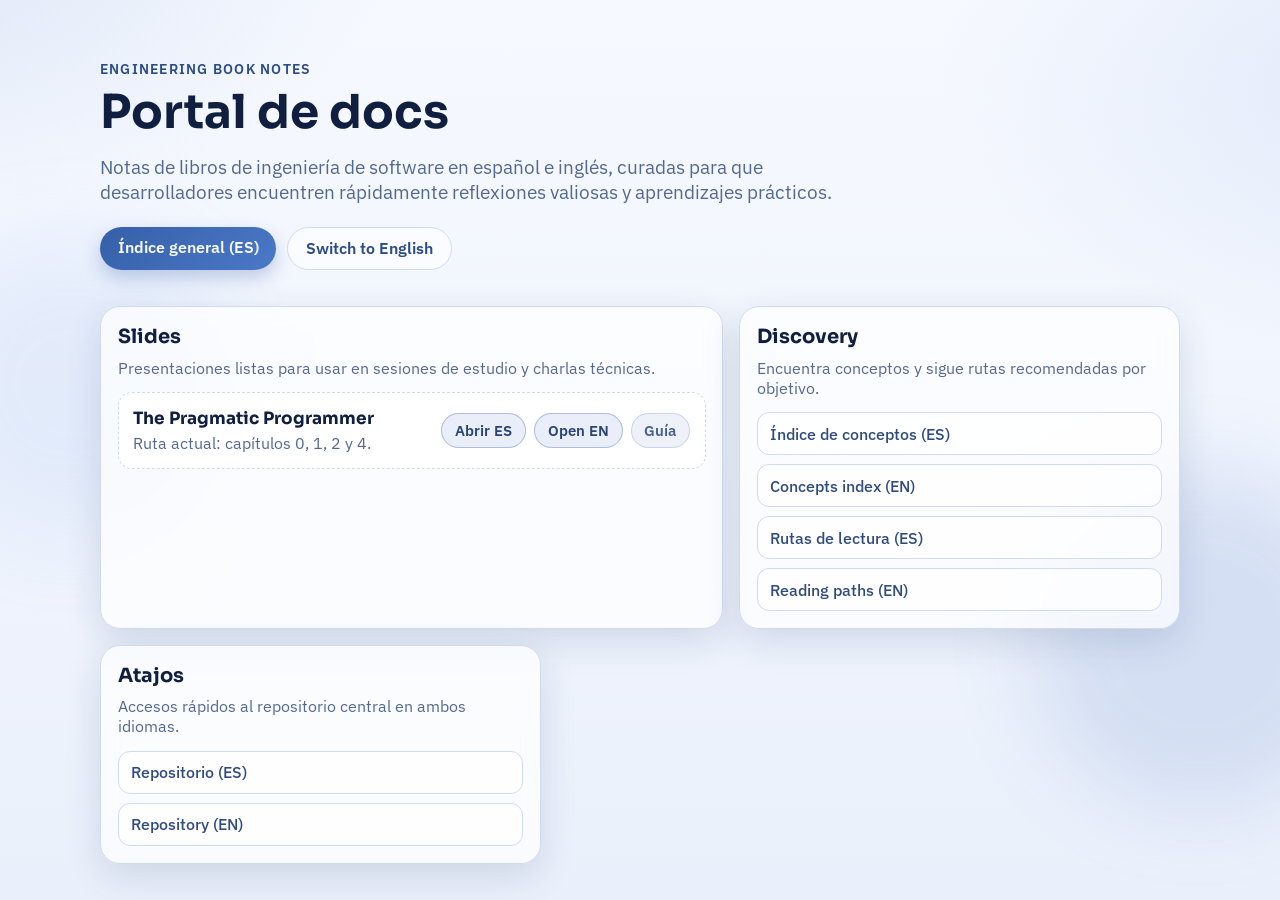
<file: docs/index.html>
<!doctype html>
<html lang="es">
<head>
  <meta charset="utf-8">
  <meta name="viewport" content="width=device-width, initial-scale=1">
  <title>Portal Docs | Engineering Book Notes</title>
  <meta name="description" content="Notas de libros de ingeniería de software en español e inglés, curadas para que desarrolladores encuentren rápidamente reflexiones valiosas y aprendizajes prácticos.">
  <meta name="robots" content="index, follow, max-image-preview:large">
  <meta name="author" content="duvan botello">
  <meta name="theme-color" content="#355fa8">
  <link rel="canonical" href="https://github.com/duvanbotello/engineering-book-notes/tree/main/docs">
  <link rel="alternate" hreflang="es" href="index.html">
  <link rel="alternate" hreflang="en" href="index.en.html">
  <link rel="alternate" hreflang="x-default" href="index.html">
  <meta property="og:type" content="website">
  <meta property="og:locale" content="es_ES">
  <meta property="og:title" content="Portal Docs | Engineering Book Notes">
  <meta property="og:description" content="Notas de libros de ingeniería de software en español e inglés, curadas para que desarrolladores encuentren rápidamente reflexiones valiosas y aprendizajes prácticos.">
  <meta property="og:url" content="https://github.com/duvanbotello/engineering-book-notes/tree/main/docs">
  <meta property="og:site_name" content="Engineering Book Notes">
  <meta name="twitter:card" content="summary">
  <meta name="twitter:title" content="Portal Docs | Engineering Book Notes">
  <meta name="twitter:description" content="Notas de libros de ingeniería de software en español e inglés, curadas para que desarrolladores encuentren rápidamente reflexiones valiosas y aprendizajes prácticos.">
  <link rel="preconnect" href="https://fonts.googleapis.com">
  <link rel="preconnect" href="https://fonts.gstatic.com" crossorigin>
  <link href="https://fonts.googleapis.com/css2?family=Sora:wght@400;600;700&family=IBM+Plex+Sans:wght@400;500;600&display=swap" rel="stylesheet">
  <link rel="stylesheet" href="assets/portal.css">
</head>
<body>
  <div class="bg-shape bg-shape-a" aria-hidden="true"></div>
  <div class="bg-shape bg-shape-b" aria-hidden="true"></div>

  <header class="shell hero reveal">
    <p class="eyebrow">Engineering Book Notes</p>
    <h1>Portal de docs</h1>
    <p class="lead">Notas de libros de ingeniería de software en español e inglés, curadas para que desarrolladores encuentren rápidamente reflexiones valiosas y aprendizajes prácticos.</p>
    <div class="hero-actions">
      <a class="btn btn-primary" href="../README.es.md" target="_blank" rel="noreferrer">Índice general (ES)</a>
      <a class="btn btn-ghost" href="index.en.html">Switch to English</a>
    </div>
  </header>

  <main class="shell grid-layout">
    <section class="card reveal" style="--delay: 0.05s">
      <h2>Slides</h2>
      <p>Presentaciones listas para usar en sesiones de estudio y charlas técnicas.</p>

      <article class="subcard">
        <div>
          <h3>The Pragmatic Programmer</h3>
          <p>Ruta actual: capítulos 0, 1, 2 y 4.</p>
        </div>
        <div class="row-actions">
          <a class="chip" href="slides/pragmatic-programmer/index.html" target="_blank" rel="noreferrer">Abrir ES</a>
          <a class="chip" href="slides/pragmatic-programmer/index.en.html" target="_blank" rel="noreferrer">Open EN</a>
          <a class="chip chip-muted" href="slides/pragmatic-programmer/README.es.md" target="_blank" rel="noreferrer">Guía</a>
        </div>
      </article>
    </section>

    <section class="card reveal" style="--delay: 0.12s">
      <h2>Discovery</h2>
      <p>Encuentra conceptos y sigue rutas recomendadas por objetivo.</p>
      <div class="link-grid">
        <a href="concepts-index.es.md" target="_blank" rel="noreferrer">Índice de conceptos (ES)</a>
        <a href="concepts-index.md" target="_blank" rel="noreferrer">Concepts index (EN)</a>
        <a href="reading-paths.es.md" target="_blank" rel="noreferrer">Rutas de lectura (ES)</a>
        <a href="reading-paths.md" target="_blank" rel="noreferrer">Reading paths (EN)</a>
      </div>
    </section>

    <section class="card reveal" style="--delay: 0.19s">
      <h2>Atajos</h2>
      <p>Accesos rápidos al repositorio central en ambos idiomas.</p>
      <div class="link-grid">
        <a href="https://github.com/duvanbotello/engineering-book-notes/blob/main/README.es.md" target="_blank" rel="noreferrer">Repositorio (ES)</a>
        <a href="https://github.com/duvanbotello/engineering-book-notes" target="_blank" rel="noreferrer">Repository (EN)</a>
      </div>
    </section>
  </main>
</body>
</html>
</file>
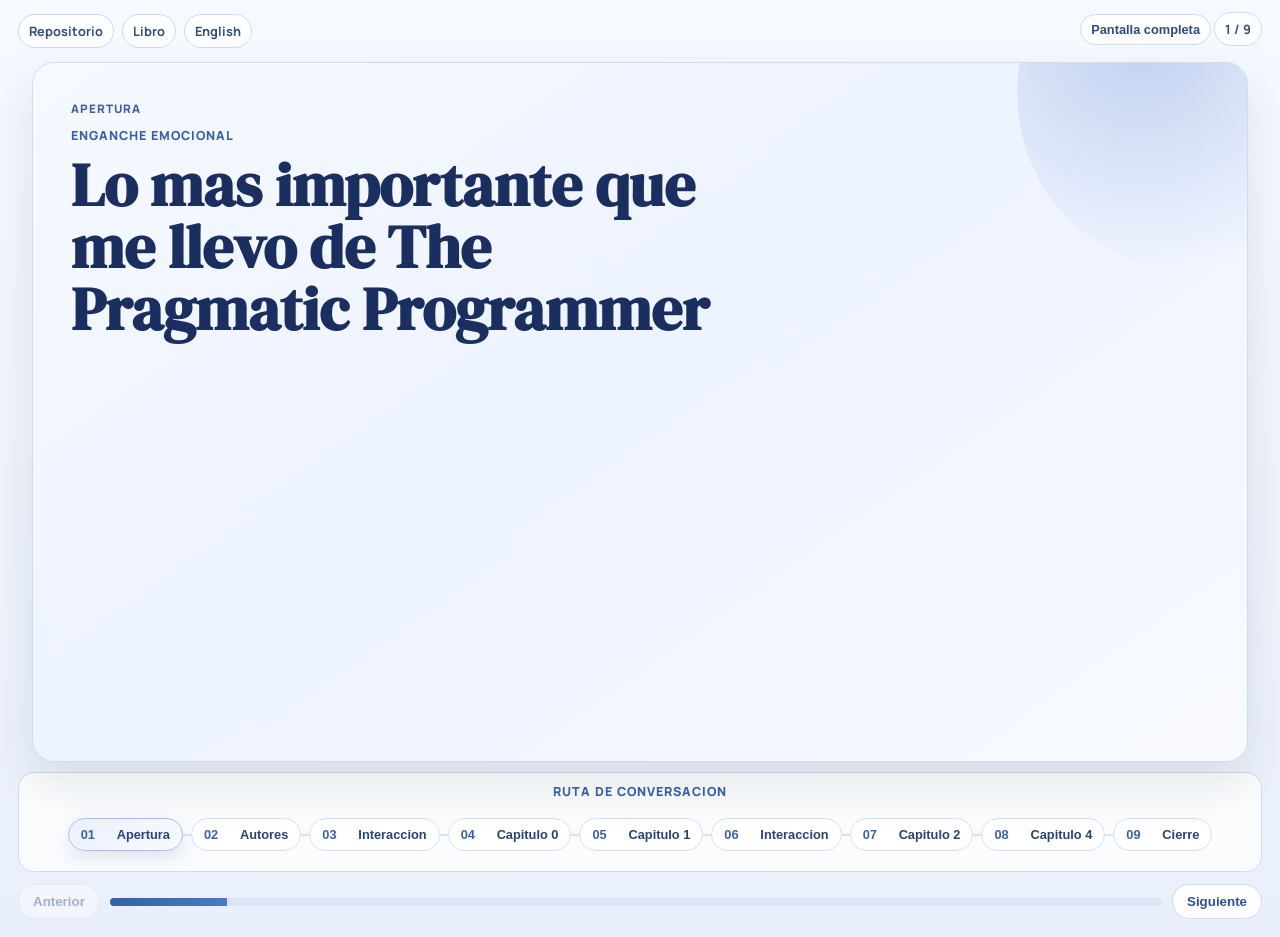
<file: slides/pragmatic-programmer/index.html>
<!doctype html>
<html lang="es">
  <head>
    <meta charset="UTF-8" />
    <meta name="viewport" content="width=device-width, initial-scale=1.0" />
    <meta
      name="description"
      content="Presentacion de The Pragmatic Programmer (capitulos 0, 1, 2 y 4) con narrativa practica y enfoque para tertulia tecnica."
    />
    <title>Slides | The Pragmatic Programmer</title>
    <link rel="preconnect" href="https://fonts.googleapis.com" />
    <link rel="preconnect" href="https://fonts.gstatic.com" crossorigin />
    <link
      href="https://fonts.googleapis.com/css2?family=DM+Serif+Display:ital@0;1&family=Manrope:wght@400;500;600;700;800&display=swap"
      rel="stylesheet"
    />
    <link rel="stylesheet" href="assets/styles.css" />
  </head>
  <body>
    <div class="bg-grid" aria-hidden="true"></div>
    <div class="bg-glow glow-a" aria-hidden="true"></div>
    <div class="bg-glow glow-b" aria-hidden="true"></div>

    <header class="topbar">
      <div class="topbar-left">
        <a href="../../README.es.md" target="_blank" rel="noreferrer">Repositorio</a>
        <a href="../../books/the-pragmatic-programmer/README.es.md" target="_blank" rel="noreferrer">Libro</a>
        <a href="index.en.html">English</a>
      </div>
      <div class="topbar-right">
        <button id="fullscreen" type="button">Pantalla completa</button>
        <span id="counter">1 / 11</span>
      </div>
    </header>

    <main class="layout">
      <nav class="agenda" id="agenda" aria-label="Indice de diapositivas"></nav>
      <section class="deck" id="deck" aria-live="polite"></section>
    </main>

    <footer class="controls">
      <button id="prev" type="button">Anterior</button>
      <div class="progress"><span id="progress-fill"></span></div>
      <button id="next" type="button">Siguiente</button>
    </footer>

    <script src="assets/slides.js"></script>
    <script src="assets/app.js"></script>
  </body>
</html>
</file>
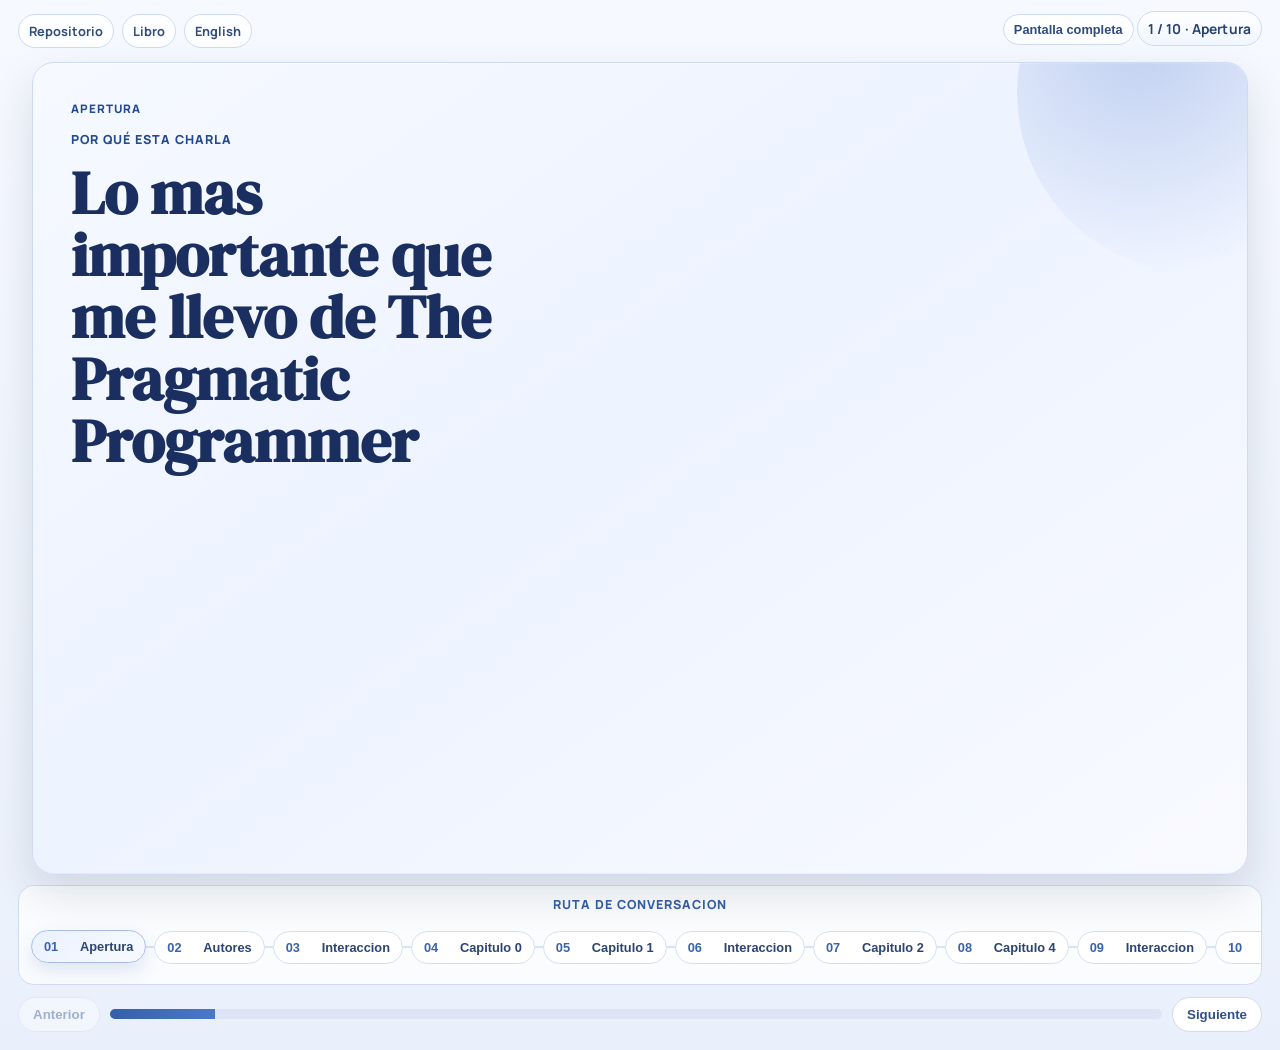
<file: docs/slides/pragmatic-programmer/index.html>
<!doctype html>
<html lang="es">
  <head>
    <meta charset="UTF-8" />
    <meta name="viewport" content="width=device-width, initial-scale=1.0" />
    <meta
      name="description"
      content="Presentación de The Pragmatic Programmer (capítulos 0, 1, 2 y 4) con narrativa práctica y enfoque para tertulia técnica."
    />
    <meta name="robots" content="index, follow, max-image-preview:large" />
    <meta name="author" content="duvan botello" />
    <meta name="theme-color" content="#111827" />
    <link
      rel="canonical"
      href="https://github.com/duvanbotello/engineering-book-notes/blob/main/docs/slides/pragmatic-programmer/index.html"
    />
    <link rel="alternate" hreflang="es" href="index.html" />
    <link rel="alternate" hreflang="en" href="index.en.html" />
    <link rel="alternate" hreflang="x-default" href="index.html" />
    <meta property="og:type" content="website" />
    <meta property="og:locale" content="es_ES" />
    <meta property="og:title" content="Slides | The Pragmatic Programmer" />
    <meta
      property="og:description"
      content="Presentación de The Pragmatic Programmer (capítulos 0, 1, 2 y 4) con narrativa práctica y enfoque para tertulia técnica."
    />
    <meta
      property="og:url"
      content="https://github.com/duvanbotello/engineering-book-notes/blob/main/docs/slides/pragmatic-programmer/index.html"
    />
    <meta property="og:site_name" content="Engineering Book Notes" />
    <meta name="twitter:card" content="summary" />
    <meta name="twitter:title" content="Slides | The Pragmatic Programmer" />
    <meta
      name="twitter:description"
      content="Presentación de The Pragmatic Programmer (capítulos 0, 1, 2 y 4) con narrativa práctica y enfoque para tertulia técnica."
    />
    <title>Slides | The Pragmatic Programmer</title>
    <link rel="preconnect" href="https://fonts.googleapis.com" />
    <link rel="preconnect" href="https://fonts.gstatic.com" crossorigin />
    <link
      href="https://fonts.googleapis.com/css2?family=DM+Serif+Display:ital@0;1&family=Manrope:wght@400;500;600;700;800&display=swap"
      rel="stylesheet"
    />
    <link rel="stylesheet" href="assets/styles.css" />
  </head>
  <body>
    <div class="bg-grid" aria-hidden="true"></div>
    <div class="bg-glow glow-a" aria-hidden="true"></div>
    <div class="bg-glow glow-b" aria-hidden="true"></div>

    <header class="topbar">
      <div class="topbar-left">
        <a href="https://github.com/duvanbotello/engineering-book-notes" target="_blank" rel="noreferrer">Repositorio</a>
        <a href="https://github.com/duvanbotello/engineering-book-notes/tree/main/books/the-pragmatic-programmer" target="_blank" rel="noreferrer">Libro</a>
        <a href="index.en.html">English</a>
      </div>
      <div class="topbar-right">
        <button id="fullscreen" type="button">Pantalla completa</button>
        <span id="counter">1 / --</span>
      </div>
    </header>

    <main class="layout">
      <nav class="agenda" id="agenda" aria-label="Indice de diapositivas"></nav>
      <section class="deck" id="deck" aria-live="polite"></section>
    </main>

    <footer class="controls">
      <button id="prev" type="button">Anterior</button>
      <div class="progress"><span id="progress-fill"></span></div>
      <button id="next" type="button">Siguiente</button>
    </footer>

    <script src="assets/slides.js"></script>
    <script src="assets/app.js"></script>
  </body>
</html>
</file>
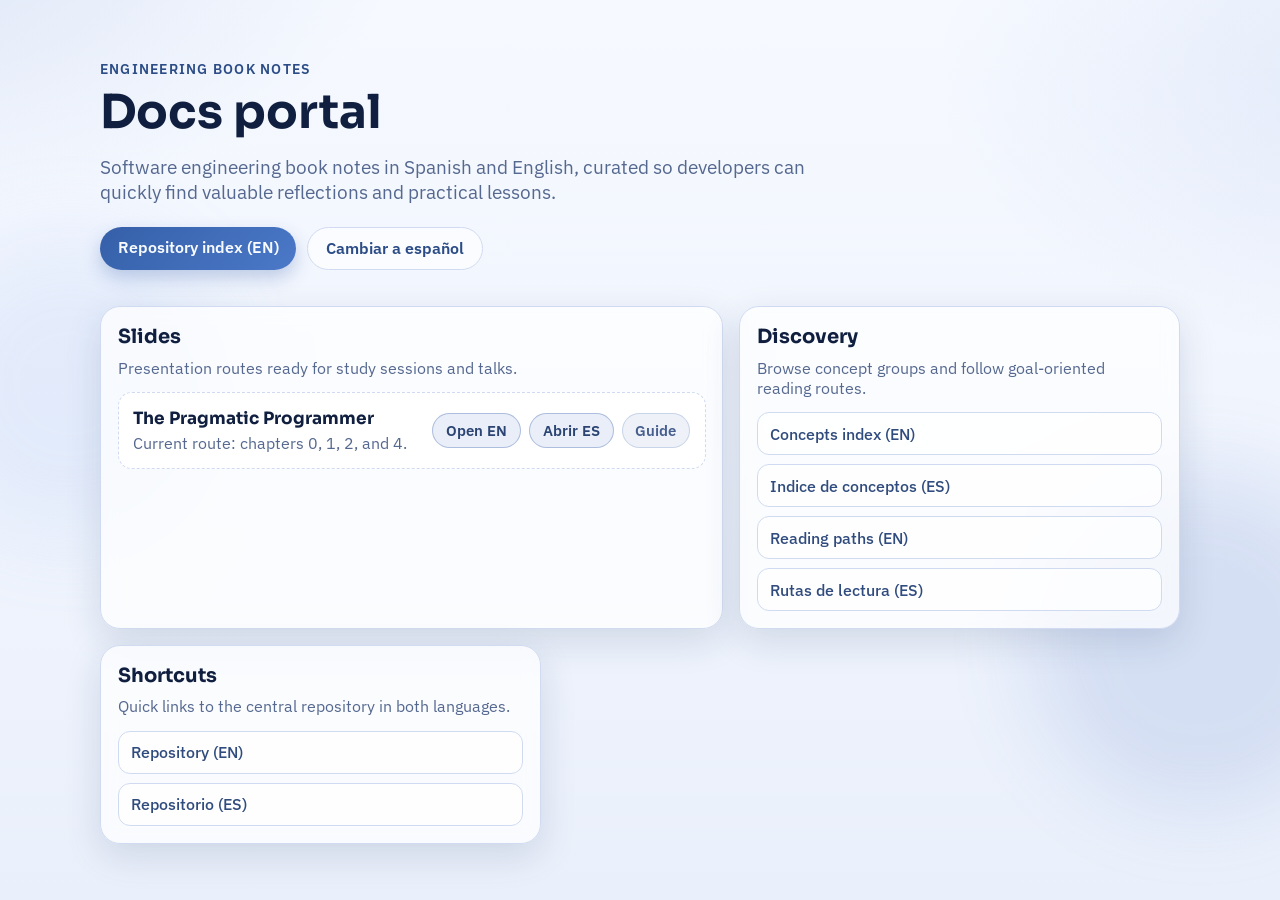
<file: docs/index.en.html>
<!doctype html>
<html lang="en">
<head>
  <meta charset="utf-8">
  <meta name="viewport" content="width=device-width, initial-scale=1">
  <title>Docs Portal | Engineering Book Notes</title>
  <meta name="description" content="Software engineering book notes in Spanish and English, curated so developers can quickly find valuable reflections and practical lessons.">
  <meta name="robots" content="index, follow, max-image-preview:large">
  <meta name="author" content="duvan botello">
  <meta name="theme-color" content="#355fa8">
  <link rel="canonical" href="https://github.com/duvanbotello/engineering-book-notes/tree/main/docs">
  <link rel="alternate" hreflang="en" href="index.en.html">
  <link rel="alternate" hreflang="es" href="index.html">
  <link rel="alternate" hreflang="x-default" href="index.html">
  <meta property="og:type" content="website">
  <meta property="og:locale" content="en_US">
  <meta property="og:title" content="Docs Portal | Engineering Book Notes">
  <meta property="og:description" content="Software engineering book notes in Spanish and English, curated so developers can quickly find valuable reflections and practical lessons.">
  <meta property="og:url" content="https://github.com/duvanbotello/engineering-book-notes/tree/main/docs">
  <meta property="og:site_name" content="Engineering Book Notes">
  <meta name="twitter:card" content="summary">
  <meta name="twitter:title" content="Docs Portal | Engineering Book Notes">
  <meta name="twitter:description" content="Software engineering book notes in Spanish and English, curated so developers can quickly find valuable reflections and practical lessons.">
  <link rel="preconnect" href="https://fonts.googleapis.com">
  <link rel="preconnect" href="https://fonts.gstatic.com" crossorigin>
  <link href="https://fonts.googleapis.com/css2?family=Sora:wght@400;600;700&family=IBM+Plex+Sans:wght@400;500;600&display=swap" rel="stylesheet">
  <link rel="stylesheet" href="assets/portal.css">
</head>
<body>
  <div class="bg-shape bg-shape-a" aria-hidden="true"></div>
  <div class="bg-shape bg-shape-b" aria-hidden="true"></div>

  <header class="shell hero reveal">
    <p class="eyebrow">Engineering Book Notes</p>
    <h1>Docs portal</h1>
    <p class="lead">Software engineering book notes in Spanish and English, curated so developers can quickly find valuable reflections and practical lessons.</p>
    <div class="hero-actions">
      <a class="btn btn-primary" href="../README.md" target="_blank" rel="noreferrer">Repository index (EN)</a>
      <a class="btn btn-ghost" href="index.html">Cambiar a español</a>
    </div>
  </header>

  <main class="shell grid-layout">
    <section class="card reveal" style="--delay: 0.05s">
      <h2>Slides</h2>
      <p>Presentation routes ready for study sessions and talks.</p>

      <article class="subcard">
        <div>
          <h3>The Pragmatic Programmer</h3>
          <p>Current route: chapters 0, 1, 2, and 4.</p>
        </div>
        <div class="row-actions">
          <a class="chip" href="slides/pragmatic-programmer/index.en.html" target="_blank" rel="noreferrer">Open EN</a>
          <a class="chip" href="slides/pragmatic-programmer/index.html" target="_blank" rel="noreferrer">Abrir ES</a>
          <a class="chip chip-muted" href="slides/pragmatic-programmer/README.md" target="_blank" rel="noreferrer">Guide</a>
        </div>
      </article>
    </section>

    <section class="card reveal" style="--delay: 0.12s">
      <h2>Discovery</h2>
      <p>Browse concept groups and follow goal-oriented reading routes.</p>
      <div class="link-grid">
        <a href="concepts-index.md" target="_blank" rel="noreferrer">Concepts index (EN)</a>
        <a href="concepts-index.es.md" target="_blank" rel="noreferrer">Indice de conceptos (ES)</a>
        <a href="reading-paths.md" target="_blank" rel="noreferrer">Reading paths (EN)</a>
        <a href="reading-paths.es.md" target="_blank" rel="noreferrer">Rutas de lectura (ES)</a>
      </div>
    </section>

    <section class="card reveal" style="--delay: 0.19s">
      <h2>Shortcuts</h2>
      <p>Quick links to the central repository in both languages.</p>
      <div class="link-grid">
        <a href="https://github.com/duvanbotello/engineering-book-notes" target="_blank" rel="noreferrer">Repository (EN)</a>
        <a href="https://github.com/duvanbotello/engineering-book-notes/blob/main/README.es.md" target="_blank" rel="noreferrer">Repositorio (ES)</a>
      </div>
    </section>
  </main>
</body>
</html>
</file>
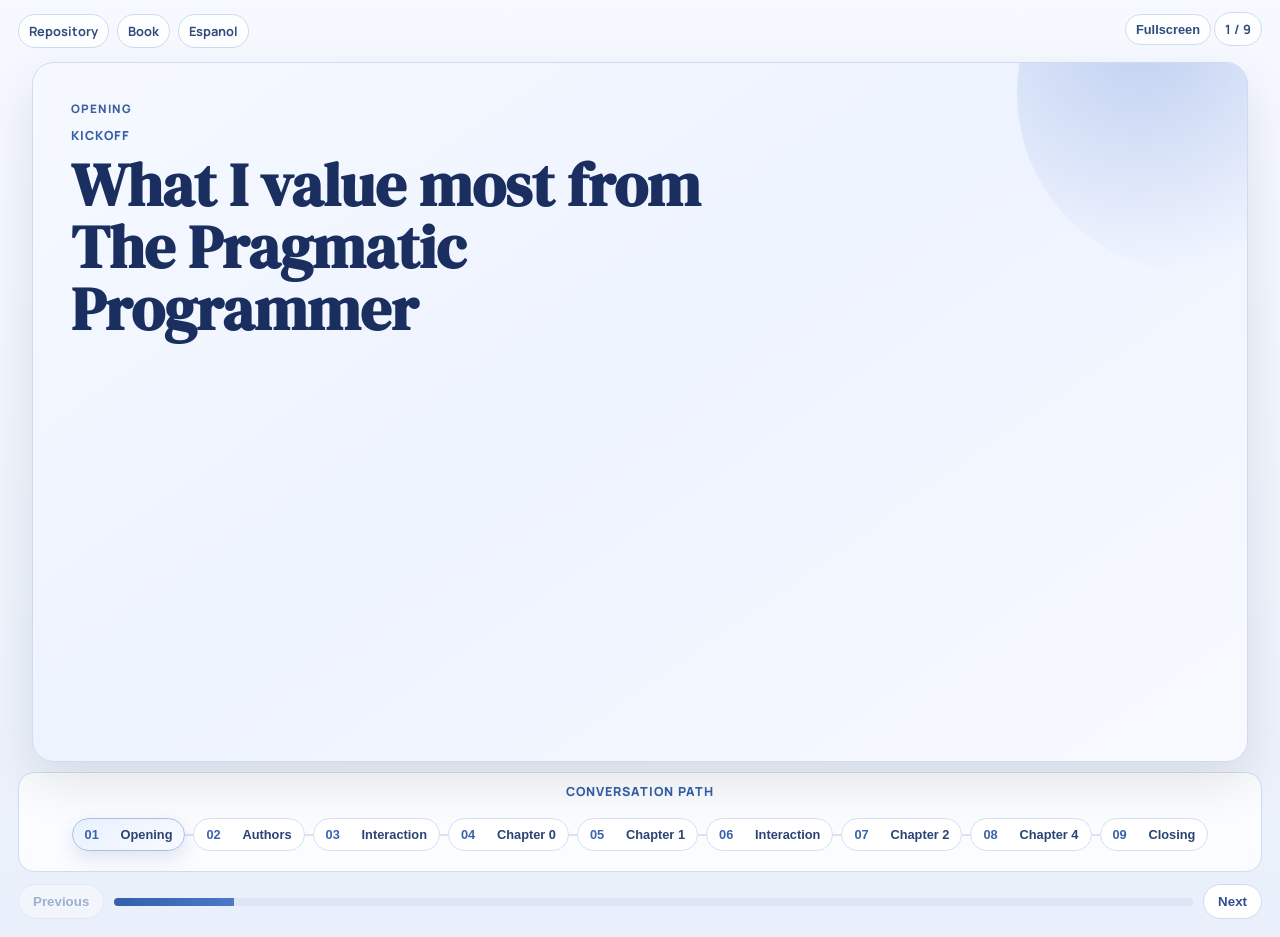
<file: slides/pragmatic-programmer/index.en.html>
<!doctype html>
<html lang="en">
  <head>
    <meta charset="UTF-8" />
    <meta name="viewport" content="width=device-width, initial-scale=1.0" />
    <meta
      name="description"
      content="Presentation for The Pragmatic Programmer (chapters 0, 1, 2, and 4) with practical narrative for technical discussion."
    />
    <title>Slides | The Pragmatic Programmer (EN)</title>
    <link rel="preconnect" href="https://fonts.googleapis.com" />
    <link rel="preconnect" href="https://fonts.gstatic.com" crossorigin />
    <link
      href="https://fonts.googleapis.com/css2?family=DM+Serif+Display:ital@0;1&family=Manrope:wght@400;500;600;700;800&display=swap"
      rel="stylesheet"
    />
    <link rel="stylesheet" href="assets/styles.css" />
  </head>
  <body>
    <div class="bg-grid" aria-hidden="true"></div>
    <div class="bg-glow glow-a" aria-hidden="true"></div>
    <div class="bg-glow glow-b" aria-hidden="true"></div>

    <header class="topbar">
      <div class="topbar-left">
        <a href="../../README.md" target="_blank" rel="noreferrer">Repository</a>
        <a href="../../books/the-pragmatic-programmer/README.md" target="_blank" rel="noreferrer">Book</a>
        <a href="index.html">Espanol</a>
      </div>
      <div class="topbar-right">
        <button id="fullscreen" type="button">Fullscreen</button>
        <span id="counter">1 / 11</span>
      </div>
    </header>

    <main class="layout">
      <nav class="agenda" id="agenda" aria-label="Slides timeline"></nav>
      <section class="deck" id="deck" aria-live="polite"></section>
    </main>

    <footer class="controls">
      <button id="prev" type="button">Previous</button>
      <div class="progress"><span id="progress-fill"></span></div>
      <button id="next" type="button">Next</button>
    </footer>

    <script src="assets/slides.en.js"></script>
    <script src="assets/app.js"></script>
  </body>
</html>
</file>
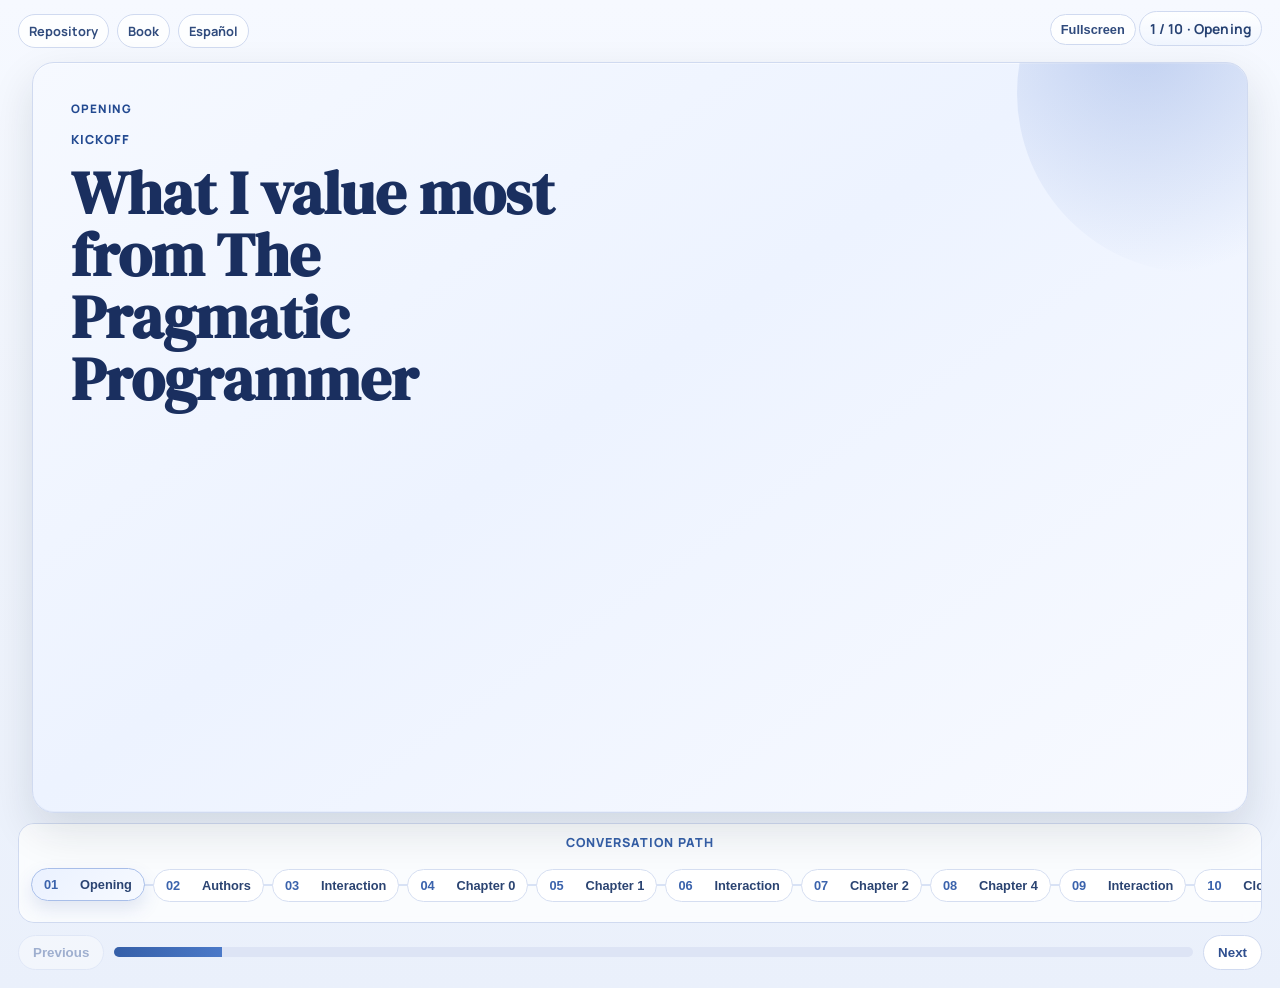
<file: docs/slides/pragmatic-programmer/index.en.html>
<!doctype html>
<html lang="en">
  <head>
    <meta charset="UTF-8" />
    <meta name="viewport" content="width=device-width, initial-scale=1.0" />
    <meta
      name="description"
      content="Presentation for The Pragmatic Programmer (chapters 0, 1, 2, and 4) with practical narrative for technical discussion."
    />
    <meta name="robots" content="index, follow, max-image-preview:large" />
    <meta name="author" content="duvan botello" />
    <meta name="theme-color" content="#111827" />
    <link
      rel="canonical"
      href="https://github.com/duvanbotello/engineering-book-notes/blob/main/docs/slides/pragmatic-programmer/index.en.html"
    />
    <link rel="alternate" hreflang="en" href="index.en.html" />
    <link rel="alternate" hreflang="es" href="index.html" />
    <link rel="alternate" hreflang="x-default" href="index.html" />
    <meta property="og:type" content="website" />
    <meta property="og:locale" content="en_US" />
    <meta property="og:title" content="Slides | The Pragmatic Programmer (EN)" />
    <meta
      property="og:description"
      content="Presentation for The Pragmatic Programmer (chapters 0, 1, 2, and 4) with practical narrative for technical discussion."
    />
    <meta
      property="og:url"
      content="https://github.com/duvanbotello/engineering-book-notes/blob/main/docs/slides/pragmatic-programmer/index.en.html"
    />
    <meta property="og:site_name" content="Engineering Book Notes" />
    <meta name="twitter:card" content="summary" />
    <meta name="twitter:title" content="Slides | The Pragmatic Programmer (EN)" />
    <meta
      name="twitter:description"
      content="Presentation for The Pragmatic Programmer (chapters 0, 1, 2, and 4) with practical narrative for technical discussion."
    />
    <title>Slides | The Pragmatic Programmer (EN)</title>
    <link rel="preconnect" href="https://fonts.googleapis.com" />
    <link rel="preconnect" href="https://fonts.gstatic.com" crossorigin />
    <link
      href="https://fonts.googleapis.com/css2?family=DM+Serif+Display:ital@0;1&family=Manrope:wght@400;500;600;700;800&display=swap"
      rel="stylesheet"
    />
    <link rel="stylesheet" href="assets/styles.css" />
  </head>
  <body>
    <div class="bg-grid" aria-hidden="true"></div>
    <div class="bg-glow glow-a" aria-hidden="true"></div>
    <div class="bg-glow glow-b" aria-hidden="true"></div>

    <header class="topbar">
      <div class="topbar-left">
        <a href="https://github.com/duvanbotello/engineering-book-notes" target="_blank" rel="noreferrer">Repository</a>
        <a href="https://github.com/duvanbotello/engineering-book-notes/tree/main/books/the-pragmatic-programmer" target="_blank" rel="noreferrer">Book</a>
        <a href="index.html">Español</a>
      </div>
      <div class="topbar-right">
        <button id="fullscreen" type="button">Fullscreen</button>
        <span id="counter">1 / --</span>
      </div>
    </header>

    <main class="layout">
      <nav class="agenda" id="agenda" aria-label="Slides timeline"></nav>
      <section class="deck" id="deck" aria-live="polite"></section>
    </main>

    <footer class="controls">
      <button id="prev" type="button">Previous</button>
      <div class="progress"><span id="progress-fill"></span></div>
      <button id="next" type="button">Next</button>
    </footer>

    <script src="assets/slides.en.js"></script>
    <script src="assets/app.js"></script>
  </body>
</html>
</file>
<file: docs/assets/portal.css>
:root {
  --bg: #eaf0fb;
  --bg-soft: #f6f9ff;
  --surface: rgba(255, 255, 255, 0.72);
  --surface-strong: #ffffff;
  --text: #101f3f;
  --muted: #55688f;
  --accent: #355fa8;
  --accent-strong: #2b4c86;
  --line: #d0daf0;
  --shadow: 0 12px 36px rgba(31, 56, 102, 0.14);
}

* {
  box-sizing: border-box;
}

body {
  margin: 0;
  min-height: 100vh;
  font-family: "IBM Plex Sans", "Segoe UI", sans-serif;
  color: var(--text);
  background:
    radial-gradient(900px 520px at -10% -10%, rgba(76, 118, 194, 0.16), transparent 60%),
    radial-gradient(740px 440px at 110% 8%, rgba(109, 147, 217, 0.14), transparent 64%),
    linear-gradient(180deg, var(--bg-soft), var(--bg));
  position: relative;
}

.bg-shape {
  position: fixed;
  z-index: 0;
  pointer-events: none;
  border-radius: 999px;
  filter: blur(42px);
  opacity: 0.5;
}

.bg-shape-a {
  width: 340px;
  height: 340px;
  right: -90px;
  bottom: 10%;
  background: rgba(76, 118, 194, 0.3);
}

.bg-shape-b {
  width: 300px;
  height: 300px;
  left: -80px;
  top: 26%;
  background: rgba(167, 195, 243, 0.36);
}

.shell {
  width: min(1080px, calc(100% - 2rem));
  margin: 0 auto;
  position: relative;
  z-index: 1;
}

.hero {
  padding: 3.75rem 0 2.25rem;
}

.eyebrow {
  margin: 0;
  font-size: 0.86rem;
  text-transform: uppercase;
  letter-spacing: 0.09em;
  color: var(--accent-strong);
  font-weight: 600;
}

h1,
h2,
h3 {
  font-family: "Sora", "Trebuchet MS", sans-serif;
  margin: 0;
}

h1 {
  margin-top: 0.55rem;
  font-size: clamp(1.9rem, 2.4vw + 1rem, 3rem);
  line-height: 1.1;
}

.lead {
  margin: 1rem 0 0;
  color: var(--muted);
  font-size: clamp(1rem, 0.7vw + 0.8rem, 1.2rem);
  max-width: 68ch;
}

.hero-actions {
  margin-top: 1.4rem;
  display: flex;
  gap: 0.7rem;
  flex-wrap: wrap;
}

.btn {
  text-decoration: none;
  border-radius: 999px;
  padding: 0.68rem 1.1rem;
  font-weight: 600;
  transition: transform 180ms ease, box-shadow 180ms ease, background-color 180ms ease;
}

.btn:hover {
  transform: translateY(-1px);
}

.btn-primary {
  color: #f7faff;
  background: linear-gradient(135deg, var(--accent), #4b79c8);
  box-shadow: 0 8px 18px rgba(53, 95, 168, 0.28);
}

.btn-ghost {
  color: var(--accent-strong);
  border: 1px solid var(--line);
  background: rgba(255, 255, 255, 0.65);
}

.grid-layout {
  display: grid;
  grid-template-columns: repeat(12, 1fr);
  gap: 1rem;
  margin-bottom: 2rem;
}

.card {
  grid-column: span 12;
  border: 1px solid var(--line);
  border-radius: 20px;
  padding: 1.05rem;
  background: var(--surface);
  backdrop-filter: blur(8px);
  box-shadow: var(--shadow);
}

.card h2 {
  font-size: 1.22rem;
}

.card > p {
  margin: 0.55rem 0 0.9rem;
  color: var(--muted);
}

.subcard {
  border: 1px dashed var(--line);
  background: var(--surface-strong);
  border-radius: 14px;
  padding: 0.9rem;
  display: flex;
  gap: 0.8rem;
  justify-content: space-between;
  align-items: center;
  flex-wrap: wrap;
}

.subcard h3 {
  font-size: 1.06rem;
}

.subcard p {
  margin: 0.28rem 0 0;
  color: var(--muted);
}

.row-actions {
  display: flex;
  gap: 0.5rem;
  flex-wrap: wrap;
}

.chip {
  text-decoration: none;
  padding: 0.46rem 0.8rem;
  border-radius: 999px;
  border: 1px solid rgba(53, 95, 168, 0.34);
  color: #2b4472;
  background: rgba(74, 117, 194, 0.12);
  font-weight: 600;
  font-size: 0.92rem;
}

.chip-muted {
  color: #475f8f;
  background: rgba(90, 124, 189, 0.1);
  border-color: rgba(90, 124, 189, 0.25);
}

.link-grid {
  display: grid;
  gap: 0.55rem;
}

.link-grid a {
  text-decoration: none;
  color: #304b7d;
  border: 1px solid var(--line);
  background: rgba(255, 255, 255, 0.7);
  border-radius: 12px;
  padding: 0.66rem 0.75rem;
  font-weight: 500;
}

.link-grid a:hover,
.chip:hover {
  transform: translateY(-1px);
  box-shadow: 0 5px 14px rgba(53, 95, 168, 0.16);
}

.footer {
  padding: 0 0 2.1rem;
  color: #4f6369;
}

code {
  background: rgba(74, 117, 194, 0.12);
  color: #2b4472;
  border-radius: 6px;
  padding: 0.1rem 0.34rem;
}

.reveal {
  opacity: 0;
  transform: translateY(14px);
  animation: rise 480ms ease forwards;
  animation-delay: var(--delay, 0s);
}

@keyframes rise {
  to {
    opacity: 1;
    transform: translateY(0);
  }
}

@media (min-width: 860px) {
  .card:nth-child(1) {
    grid-column: span 7;
  }

  .card:nth-child(2),
  .card:nth-child(3) {
    grid-column: span 5;
  }
}

@media (max-width: 560px) {
  .hero {
    padding-top: 2.8rem;
  }

  .card {
    padding: 0.9rem;
  }

  .btn,
  .chip {
    width: 100%;
    text-align: center;
  }
}
</file>
<file: slides/pragmatic-programmer/assets/styles.css>
:root {
  --bg: #eaf0fb;
  --surface: #ffffff;
  --text: #101f3f;
  --muted: #55688f;
  --line: #d0daf0;
  --accent: #355fa8;
  --accent-2: #4b79c8;
}

* {
  box-sizing: border-box;
}

html,
body {
  margin: 0;
  min-height: 100%;
  font-family: "Manrope", sans-serif;
  color: var(--text);
  background: linear-gradient(180deg, #f6f9ff 0%, var(--bg) 100%);
}

body {
  display: grid;
  grid-template-rows: auto 1fr auto;
  min-height: 100vh;
  overflow: auto;
  position: relative;
}

.bg-grid {
  position: fixed;
  inset: 0;
  z-index: -2;
  background-image: linear-gradient(rgba(66, 96, 150, 0.09) 1px, transparent 1px),
    linear-gradient(90deg, rgba(66, 96, 150, 0.09) 1px, transparent 1px);
  background-size: 34px 34px;
}

.bg-glow {
  position: fixed;
  width: 360px;
  height: 360px;
  border-radius: 50%;
  filter: blur(56px);
  z-index: -1;
  opacity: 0.52;
}

.glow-a {
  top: -120px;
  right: -80px;
  background: radial-gradient(circle at 35% 35%, #a7c3f3 0%, transparent 70%);
}

.glow-b {
  left: -120px;
  bottom: -120px;
  background: radial-gradient(circle at 35% 35%, #d4e1fb 0%, transparent 72%);
}

.topbar {
  display: flex;
  justify-content: space-between;
  gap: 10px;
  padding: 14px 18px;
}

.topbar-left {
  display: flex;
  gap: 8px;
  flex-wrap: wrap;
}

.topbar a,
.topbar-right span {
  border: 1px solid var(--line);
  border-radius: 999px;
  background: rgba(255, 255, 255, 0.84);
  text-decoration: none;
  color: #304b7d;
  font-size: 0.8rem;
  font-weight: 700;
  padding: 7px 10px;
}

.topbar button {
  border: 1px solid var(--line);
  border-radius: 999px;
  background: rgba(255, 255, 255, 0.84);
  color: #304b7d;
  font-size: 0.8rem;
  font-weight: 700;
  padding: 7px 10px;
  cursor: pointer;
}

.layout {
  display: grid;
  grid-template-rows: 1fr auto;
  gap: 10px;
  padding: 0 18px;
}

.deck {
  grid-row: 1;
}

.agenda {
  grid-row: 2;
}

.agenda {
  border: 1px solid var(--line);
  border-radius: 16px;
  background: rgba(255, 255, 255, 0.75);
  backdrop-filter: blur(8px);
  padding: 10px 12px;
  overflow-x: auto;
  overflow-y: hidden;
  white-space: nowrap;
  scrollbar-width: thin;
  --timeline-progress: 0%;
  text-align: center;
}

.agenda-title {
  margin: 0 0 8px;
  font-size: 0.78rem;
  text-transform: uppercase;
  letter-spacing: 0.08em;
  color: var(--accent);
  font-weight: 800;
  text-align: center;
}

.agenda-list {
  display: inline-flex;
  gap: 8px;
  align-items: center;
  min-width: max-content;
  margin: 0 auto;
  padding: 10px 0;
  position: relative;
}

.agenda-list::before,
.agenda-list::after {
  content: "";
  position: absolute;
  left: 0;
  right: 0;
  top: 50%;
  transform: translateY(-50%);
  height: 2px;
  border-radius: 999px;
}

.agenda-list::before {
  background: #d8e2f5;
}

.agenda-list::after {
  width: var(--timeline-progress);
  right: auto;
  background: linear-gradient(90deg, #4a75c2 0%, #6d93d9 100%);
  transition: width 0.35s ease;
}

.agenda-item {
  border: 1px solid #d5def1;
  border-radius: 999px;
  background: #fff;
  color: #2b4472;
  text-align: left;
  font-size: 0.8rem;
  padding: 8px 12px;
  cursor: pointer;
  display: inline-grid;
  grid-template-columns: 30px 1fr;
  gap: 6px;
  align-items: center;
  white-space: nowrap;
  position: relative;
  z-index: 1;
}

.agenda-item span {
  font-weight: 800;
  color: #3b63ac;
}

.agenda-item.active {
  border-color: #a8bee9;
  background: linear-gradient(140deg, #eaf1ff 0%, #f7faff 100%);
  box-shadow: 0 8px 18px rgba(67, 102, 168, 0.15);
}

.deck {
  display: grid;
  place-items: center;
  padding: 0;
}

.slide {
  width: min(1220px, calc(100vw - 64px));
  min-height: min(700px, 82vh);
  border: 1px solid var(--line);
  border-radius: 22px;
  background: linear-gradient(155deg, #ffffff 0%, #f2f6ff 100%);
  box-shadow: 0 20px 50px rgba(16, 29, 38, 0.1);
  padding: clamp(22px, 3vw, 38px);
  display: grid;
  grid-template-columns: 1.5fr 1fr;
  grid-template-rows: 1fr auto;
  gap: 16px;
  animation: fadeIn 0.35s ease;
  position: relative;
  overflow: hidden;
}

.slide.no-visual {
  grid-template-columns: 1fr;
}

.theme-closing.no-visual {
  padding: clamp(34px, 6vw, 70px);
}

.theme-closing.no-visual .content {
  align-content: center;
  justify-items: center;
  text-align: center;
  max-width: 920px;
  margin: 0 auto;
  gap: 12px;
}

.theme-closing.no-visual .narrative,
.theme-closing.no-visual .takeaway {
  max-width: 860px;
}

.theme-closing.no-visual ul {
  display: inline-block;
  text-align: left;
  margin-top: 2px;
}

.slide::after {
  content: "";
  position: absolute;
  right: -120px;
  top: -120px;
  width: 280px;
  height: 280px;
  border-radius: 50%;
  background: radial-gradient(circle at 30% 30%, rgba(76, 118, 194, 0.24) 0%, transparent 72%);
}

.content {
  display: grid;
  grid-template-rows: auto auto auto auto 1fr auto;
  gap: 10px;
}

.chapter {
  margin: 0;
  font-size: 0.73rem;
  text-transform: uppercase;
  letter-spacing: 0.09em;
  font-weight: 800;
  color: #3c5f9f;
}

.subtitle {
  margin: 0;
  text-transform: uppercase;
  letter-spacing: 0.08em;
  color: var(--accent);
  font-size: 0.78rem;
  font-weight: 800;
}

h1 {
  margin: 0;
  font-family: "DM Serif Display", serif;
  font-size: clamp(2rem, 4vw, 3rem);
  line-height: 1.08;
  color: #1a2f5f;
}

.narrative {
  margin: 0;
  color: #344f80;
  font-size: 1rem;
  line-height: 1.6;
  max-width: 90%;
}

ul {
  margin: 6px 0 0;
  padding-left: 18px;
  display: block;
}

li {
  color: #2f466f;
  line-height: 1.12;
  font-size: clamp(0.98rem, 1.45vw, 1.13rem);
  margin: 0;
  padding: 0;
}

li + li {
  margin-top: 2px;
}

.kicker {
  grid-column: 1 / -1;
  margin: 0;
  color: var(--muted);
  font-size: 0.9rem;
  font-weight: 700;
  border-top: 1px solid #d8e2f3;
  padding-top: 10px;
}

.takeaway {
  margin: 0;
  border-left: 3px solid var(--accent);
  padding: 8px 10px;
  background: rgba(231, 239, 255, 0.74);
  color: #243f75;
  font-weight: 700;
}

.subsection {
  margin-top: 4px;
  border: 1px solid #d6dff1;
  border-radius: 12px;
  background: #f8faff;
  padding: 10px 11px;
  position: relative;
  overflow: hidden;
}

.subsection::before {
  content: "";
  position: absolute;
  left: 0;
  top: 0;
  width: 100%;
  height: 3px;
  background: linear-gradient(90deg, #7e9fdd 0%, #bfd0f3 100%);
}

.subsection-questions::before {
  background: linear-gradient(90deg, #4e73bf 0%, #9cb7ee 100%);
}

.subsection-actions::before {
  background: linear-gradient(90deg, #5c78b8 0%, #9fb6e8 100%);
}

.subsection-title {
  margin: 0 0 4px;
  color: #2f4f8f;
  font-weight: 800;
  font-size: 0.82rem;
  text-transform: uppercase;
  letter-spacing: 0.05em;
}

.subsection-list {
  margin: 0;
  padding: 0;
  list-style: none;
}

.subsection-list li {
  font-size: 0.92rem;
  line-height: 1.12;
  color: #2d4879;
  display: grid;
  grid-template-columns: 20px 1fr;
  gap: 7px;
  align-items: start;
}

.subsection-marker {
  width: 20px;
  height: 20px;
  border-radius: 999px;
  font-size: 0.68rem;
  font-weight: 800;
  display: inline-flex;
  align-items: center;
  justify-content: center;
  border: 1px solid #c5d4f2;
  color: #365f9f;
  background: #edf2ff;
}

.subsection-actions .subsection-marker {
  border-color: #c7d4f1;
  color: #3a6099;
  background: #eef3ff;
}

.subsection-text {
  line-height: 1.18;
}

.qa-grid {
  display: grid;
  grid-template-columns: repeat(2, minmax(0, 1fr));
  gap: 8px;
}

.visual {
  border: 1px solid #d3dcf1;
  border-radius: 14px;
  background: linear-gradient(155deg, #f8faff 0%, #edf2ff 100%);
  padding: 14px;
  display: grid;
  grid-template-rows: auto 150px 1fr;
  gap: 10px;
}

.visual-title {
  margin: 0;
  color: #325799;
  text-transform: uppercase;
  letter-spacing: 0.07em;
  font-size: 0.72rem;
  font-weight: 800;
}

.diagram {
  border-radius: 12px;
  border: 1px solid #d0dbf2;
  background: radial-gradient(circle at 24% 25%, #b9cdf8 0%, #eaf1ff 36%, #f6f9ff 72%);
  position: relative;
  overflow: hidden;
}

.diagram::before,
.diagram::after {
  content: "";
  position: absolute;
  border-radius: 50%;
}

.diagram::before {
  width: 64px;
  height: 64px;
  right: 14px;
  top: 18px;
  border: 3px solid rgba(67, 100, 167, 0.34);
}

.diagram::after {
  width: 190px;
  height: 190px;
  left: -66px;
  bottom: -98px;
  border: 2px dashed rgba(67, 100, 167, 0.36);
}

.visual-list {
  margin: 0;
  padding: 0;
  list-style: none;
  display: grid;
  gap: 8px;
}

.visual-list li {
  border: 1px solid #d4ddf2;
  border-radius: 10px;
  background: #fff;
  padding: 8px 9px;
  font-size: 0.84rem;
  color: #2e4f83;
}

.visual-lessons {
  border-color: #b8dcca;
  background: linear-gradient(155deg, #f6fcf9 0%, #edf8f2 100%);
}

.visual-lessons .visual-title {
  color: #21654f;
}

.visual-lessons .diagram {
  background: radial-gradient(circle at 30% 30%, #b8e5d0 0%, #eaf9f1 42%, #f7fdf9 75%);
}

.visual-lessons .visual-list li {
  border-color: #c6e6d7;
  background: #f9fefb;
  color: #1f5f49;
  font-weight: 600;
  position: relative;
  padding-left: 28px;
}

.visual-lessons .visual-list li::before {
  content: "✓";
  position: absolute;
  left: 10px;
  top: 7px;
  font-size: 0.78rem;
  color: #1f8d61;
  font-weight: 800;
}

.visual-question {
  border-color: #b9cde9;
  background: linear-gradient(155deg, #f5f8ff 0%, #ecf2ff 100%);
}

.visual-question .visual-title {
  color: #2f4f8f;
}

.visual-question .diagram {
  background: radial-gradient(circle at 30% 30%, #c8d7ff 0%, #ebf0ff 45%, #f7f9ff 80%);
  border-color: #c4d2f4;
}

.visual-question .diagram::before {
  width: 96px;
  height: 96px;
  right: 16px;
  top: 14px;
  border-color: rgba(75, 104, 172, 0.4);
}

.visual-question .diagram::after {
  width: 220px;
  height: 220px;
  left: -74px;
  bottom: -110px;
  border-color: rgba(77, 102, 160, 0.34);
}

.visual-question .visual-list li {
  border-color: #c6d4f4;
  background: linear-gradient(140deg, #ffffff 0%, #f6f8ff 100%);
  color: #203d74;
  font-size: 1rem;
  font-weight: 800;
  line-height: 1.28;
  text-align: center;
  padding: 14px 12px;
  box-shadow: 0 10px 24px rgba(57, 83, 145, 0.14);
}

.visual-question .visual-list li::before {
  content: "?";
  display: inline-flex;
  align-items: center;
  justify-content: center;
  width: 28px;
  height: 28px;
  border-radius: 999px;
  margin-right: 8px;
  background: #e5edff;
  color: #355fa8;
  font-size: 0.95rem;
  font-weight: 900;
}

.controls {
  display: grid;
  grid-template-columns: auto 1fr auto;
  gap: 10px;
  align-items: center;
  padding: 12px 18px 18px;
}

button {
  border: 1px solid var(--line);
  border-radius: 999px;
  background: #fff;
  color: #2f4f8f;
  font-weight: 700;
  padding: 9px 14px;
  cursor: pointer;
}

button:disabled {
  opacity: 0.4;
  cursor: not-allowed;
}

.progress {
  height: 8px;
  border-radius: 999px;
  background: #dde4f5;
  overflow: hidden;
}

.progress span {
  display: block;
  height: 100%;
  width: 0;
  background: linear-gradient(90deg, var(--accent) 0%, var(--accent-2) 100%);
  transition: width 0.25s ease;
}

.theme-preface .diagram,
.theme-closing .diagram {
  background: radial-gradient(circle at 20% 20%, #c9d8fb 0%, #edf2ff 44%, #f8faff 75%);
}

.theme-philosophy .diagram,
.theme-principles .diagram {
  background: radial-gradient(circle at 25% 25%, #b5cdfa 0%, #eaf1ff 41%, #f8faff 72%);
}

.theme-approach .diagram,
.theme-actions .diagram {
  background: radial-gradient(circle at 30% 30%, #bfd0fb 0%, #edf2ff 40%, #f8faff 76%);
}

.theme-paranoia .diagram,
.theme-pitfalls .diagram {
  background: radial-gradient(circle at 30% 30%, #c2d1fb 0%, #edf2ff 39%, #f8faff 75%);
}

.reveal-item {
  opacity: 0;
  transform: translateY(8px);
  transition: opacity 0.26s ease, transform 0.26s ease;
}

.reveal-item.is-visible {
  opacity: 1;
  transform: translateY(0);
}

.mode-hero {
  background: linear-gradient(145deg, #f6f9ff 0%, #edf3ff 46%, #f8faff 100%);
}

.mode-hero::after {
  width: 360px;
  height: 360px;
  right: -130px;
  top: -150px;
  background: radial-gradient(circle at 35% 35%, rgba(78, 118, 203, 0.28) 0%, transparent 72%);
}

.mode-hero h1 {
  font-size: clamp(2.4rem, 5.2vw, 3.8rem);
  line-height: 1.02;
}

.mode-hero .narrative {
  font-size: clamp(1.02rem, 1.7vw, 1.2rem);
  max-width: 95%;
}

.mode-hero .takeaway {
  border-left-width: 4px;
  font-size: 1rem;
  background: linear-gradient(90deg, rgba(228, 236, 255, 0.92) 0%, rgba(243, 247, 255, 0.8) 100%);
}

.mode-question {
  grid-template-columns: 1fr;
  grid-template-rows: 1fr;
  min-height: min(620px, 82vh);
  background: linear-gradient(145deg, #f3f8ff 0%, #eaf1ff 55%, #f7faff 100%);
}

.mode-question::after {
  width: 420px;
  height: 420px;
  right: -120px;
  top: -150px;
  background: radial-gradient(circle at 35% 35%, rgba(78, 118, 203, 0.28) 0%, transparent 72%);
}

.mode-question .content {
  position: relative;
  width: 100%;
  min-height: 100%;
  display: flex;
  align-items: center;
  justify-content: center;
  text-align: center;
  padding: 28px 24px 110px;
}

.mode-question .chapter,
.mode-question .subtitle,
.mode-question ul,
.mode-question .takeaway,
.mode-question .visual,
.mode-question .kicker {
  display: none;
}

.mode-question h1 {
  font-size: clamp(2.8rem, 6vw, 4.8rem);
  line-height: 1.02;
  color: #163067;
  max-width: 900px;
  margin: 0 auto;
}

.mode-question .narrative {
  position: absolute;
  left: 50%;
  bottom: 22px;
  transform: translateX(-50%);
  width: min(780px, calc(100% - 32px));
  margin: 0;
  font-size: clamp(1.05rem, 1.85vw, 1.3rem);
  color: #2b4884;
  border: 1px dashed #9fb6e6;
  border-radius: 14px;
  background: rgba(255, 255, 255, 0.72);
  padding: 14px 16px;
}

@keyframes fadeIn {
  from {
    opacity: 0;
    transform: translateY(8px);
  }
  to {
    opacity: 1;
    transform: translateY(0);
  }
}

@media (max-width: 760px) {
  body {
    overflow: auto;
  }

  .layout {
    grid-template-rows: auto 1fr;
    padding: 0 10px;
  }

  .agenda {
    max-height: none;
  }

  .agenda-list {
    display: inline-flex;
  }

  .topbar {
    padding: 10px;
  }

  .topbar-left {
    gap: 6px;
  }

  .topbar a,
  .topbar-right span {
    font-size: 0.72rem;
    padding: 6px 8px;
  }

  .slide {
    min-height: auto;
    grid-template-columns: 1fr;
    grid-template-rows: auto auto auto;
    width: min(1220px, calc(100vw - 20px));
    padding: 20px 16px;
  }

  .content {
    gap: 8px;
  }

  .narrative {
    max-width: 100%;
  }

  .visual {
    grid-template-rows: auto 120px 1fr;
  }

  .qa-grid {
    grid-template-columns: 1fr;
  }

  li {
    font-size: 1rem;
  }
}
</file>
<file: docs/slides/pragmatic-programmer/assets/styles.css>
:root {
  --bg: #eaf0fb;
  --surface: #ffffff;
  --text: #101f3f;
  --muted: #55688f;
  --line: #d0daf0;
  --accent: #355fa8;
  --accent-2: #4b79c8;
  --radius-sm: 10px;
  --radius-md: 14px;
  --radius-lg: 22px;
  --shadow-1: 0 8px 20px rgba(24, 46, 87, 0.08);
  --shadow-2: 0 18px 44px rgba(16, 29, 38, 0.12);
  --shadow-inset: inset 0 1px 0 rgba(255, 255, 255, 0.45), inset 0 -1px 0 rgba(120, 146, 196, 0.08);
}

* {
  box-sizing: border-box;
}

html,
body {
  margin: 0;
  min-height: 100%;
  font-family: "Manrope", sans-serif;
  color: var(--text);
  background: linear-gradient(180deg, #f6f9ff 0%, var(--bg) 100%);
}

body {
  display: grid;
  grid-template-rows: auto 1fr auto;
  min-height: 100vh;
  overflow: auto;
  position: relative;
}

body::before {
  content: "";
  position: fixed;
  inset: 0;
  pointer-events: none;
  z-index: -1;
  opacity: 0.18;
  background-image: radial-gradient(rgba(36, 58, 102, 0.14) 0.45px, transparent 0.45px);
  background-size: 4px 4px;
}

.bg-grid {
  position: fixed;
  inset: 0;
  z-index: -2;
  background-image: linear-gradient(rgba(66, 96, 150, 0.09) 1px, transparent 1px),
    linear-gradient(90deg, rgba(66, 96, 150, 0.09) 1px, transparent 1px);
  background-size: 34px 34px;
}

.bg-glow {
  position: fixed;
  width: 360px;
  height: 360px;
  border-radius: 50%;
  filter: blur(56px);
  z-index: -1;
  opacity: 0.52;
}

.glow-a {
  top: -120px;
  right: -80px;
  background: radial-gradient(circle at 35% 35%, #a7c3f3 0%, transparent 70%);
}

.glow-b {
  left: -120px;
  bottom: -120px;
  background: radial-gradient(circle at 35% 35%, #d4e1fb 0%, transparent 72%);
}

.topbar {
  display: flex;
  justify-content: space-between;
  gap: 10px;
  padding: 14px 18px;
  transition: opacity 0.28s ease, transform 0.28s ease;
}

.topbar-left {
  display: flex;
  gap: 8px;
  flex-wrap: wrap;
}

.topbar a,
.topbar-right span {
  border: 1px solid var(--line);
  border-radius: 999px;
  background: rgba(255, 255, 255, 0.84);
  text-decoration: none;
  color: #304b7d;
  font-size: 0.8rem;
  font-weight: 700;
  padding: 7px 10px;
}

.topbar-right span {
  font-size: 0.86rem;
  letter-spacing: 0.01em;
  color: #274273;
  background: linear-gradient(180deg, rgba(255, 255, 255, 0.92) 0%, rgba(240, 246, 255, 0.9) 100%);
}

.topbar button {
  border: 1px solid var(--line);
  border-radius: 999px;
  background: rgba(255, 255, 255, 0.84);
  color: #304b7d;
  font-size: 0.8rem;
  font-weight: 700;
  padding: 7px 10px;
  cursor: pointer;
}

.layout {
  display: grid;
  grid-template-rows: 1fr auto;
  gap: 10px;
  padding: 0 18px;
}

.deck {
  grid-row: 1;
}

.agenda {
  grid-row: 2;
}

.agenda {
  border: 1px solid var(--line);
  border-radius: 16px;
  background: rgba(255, 255, 255, 0.75);
  backdrop-filter: blur(8px);
  padding: 10px 12px;
  overflow-x: auto;
  overflow-y: hidden;
  white-space: nowrap;
  scrollbar-width: thin;
  --timeline-progress: 0%;
  text-align: center;
}

.agenda-title {
  margin: 0 0 8px;
  font-size: 0.78rem;
  text-transform: uppercase;
  letter-spacing: 0.08em;
  color: var(--accent);
  font-weight: 800;
  text-align: center;
}

.agenda-list {
  display: inline-flex;
  gap: 8px;
  align-items: center;
  min-width: max-content;
  margin: 0 auto;
  padding: 10px 0;
  position: relative;
}

.agenda-list::before,
.agenda-list::after {
  content: "";
  position: absolute;
  left: 0;
  right: 0;
  top: 50%;
  transform: translateY(-50%);
  height: 2px;
  border-radius: 999px;
}

.agenda-list::before {
  background: #d8e2f5;
}

.agenda-list::after {
  width: var(--timeline-progress);
  right: auto;
  background: linear-gradient(90deg, #4a75c2 0%, #6d93d9 100%);
  transition: width 0.35s ease;
}

.agenda-item {
  border: 1px solid #d5def1;
  border-radius: 999px;
  background: #fff;
  color: #2b4472;
  text-align: left;
  font-size: 0.8rem;
  padding: 8px 12px;
  cursor: pointer;
  display: inline-grid;
  grid-template-columns: 30px 1fr;
  gap: 6px;
  align-items: center;
  white-space: nowrap;
  position: relative;
  z-index: 1;
  transition: transform 0.18s ease, box-shadow 0.18s ease, border-color 0.18s ease, background 0.18s ease;
}

.agenda-item:hover {
  border-color: #abc0e9;
  box-shadow: 0 10px 20px rgba(62, 95, 158, 0.13);
  transform: translateY(-1px) scale(1.01);
}

.agenda-item span {
  font-weight: 800;
  color: #3b63ac;
}

.agenda-item.active {
  border-color: #a8bee9;
  background: linear-gradient(140deg, #eaf1ff 0%, #f7faff 100%);
  box-shadow: 0 8px 18px rgba(67, 102, 168, 0.15);
  transform: translateY(-1px);
}

.agenda-item.active-pulse {
  animation: activePulse 0.38s ease;
}

.deck {
  display: grid;
  place-items: center;
  padding: 0;
}

.slide {
  --slide-accent: var(--accent);
  --slide-accent-soft: rgba(231, 239, 255, 0.86);
  --slide-accent-strong: #204889;
  --reveal-distance: 8px;
  --reveal-scale: 1;
  --reveal-blur: 0px;
  width: min(1220px, calc(100vw - 64px));
  min-height: min(700px, 84vh);
  border: 1px solid var(--line);
  border-radius: var(--radius-lg);
  background: linear-gradient(155deg, #ffffff 0%, #f2f6ff 100%);
  box-shadow: var(--shadow-2), var(--shadow-inset);
  padding: clamp(22px, 3vw, 38px);
  display: grid;
  grid-template-columns: 1.5fr 1fr;
  grid-template-rows: 1fr auto;
  gap: 20px;
  animation: fadeIn 0.35s ease;
  position: relative;
  overflow: hidden;
}

.theme-vision,
.theme-context {
  --slide-accent: #3f66ae;
  --slide-accent-soft: rgba(229, 238, 255, 0.9);
  --slide-accent-strong: #234a91;
}

.theme-preface {
  --slide-accent: #2f5ca6;
  --slide-accent-soft: rgba(225, 236, 255, 0.9);
  --slide-accent-strong: #204585;
}

.theme-philosophy {
  --slide-accent: #2d7a63;
  --slide-accent-soft: rgba(229, 246, 240, 0.92);
  --slide-accent-strong: #145a46;
}

.theme-approach {
  --slide-accent: #7f5f26;
  --slide-accent-soft: rgba(250, 243, 227, 0.92);
  --slide-accent-strong: #624815;
}

.theme-paranoia {
  --slide-accent: #8a3847;
  --slide-accent-soft: rgba(251, 235, 239, 0.92);
  --slide-accent-strong: #6e2637;
}

.theme-closing {
  --slide-accent: #455578;
  --slide-accent-soft: rgba(237, 241, 250, 0.92);
  --slide-accent-strong: #2f3f62;
}

.slide.no-visual {
  grid-template-columns: 1fr;
}

.theme-closing.no-visual {
  padding: clamp(34px, 6vw, 70px);
}

.theme-closing.no-visual .content {
  align-content: center;
  justify-items: center;
  text-align: center;
  max-width: 920px;
  margin: 0 auto;
  gap: 12px;
}

.theme-closing.no-visual .narrative,
.theme-closing.no-visual .takeaway {
  max-width: 860px;
}

.theme-closing.no-visual ul {
  display: inline-block;
  text-align: left;
  margin-top: 2px;
}

.slide::after {
  content: "";
  position: absolute;
  right: -120px;
  top: -120px;
  width: 280px;
  height: 280px;
  border-radius: 50%;
  background: radial-gradient(circle at 30% 30%, rgba(76, 118, 194, 0.24) 0%, transparent 72%);
}

.content {
  display: grid;
  grid-template-rows: auto auto auto auto 1fr auto;
  gap: 12px;
}

.chapter {
  margin: 0;
  font-size: 0.73rem;
  text-transform: uppercase;
  letter-spacing: 0.09em;
  font-weight: 800;
  color: var(--slide-accent-strong);
}

.subtitle {
  margin: 0;
  text-transform: uppercase;
  letter-spacing: 0.08em;
  color: var(--slide-accent-strong);
  font-size: 0.78rem;
  font-weight: 800;
}

h1 {
  margin: 0;
  font-family: "DM Serif Display", serif;
  font-size: clamp(2.15rem, 4.2vw, 3.2rem);
  line-height: 1.05;
  color: #1a2f5f;
}

.narrative {
  margin: 0;
  color: #344f80;
  font-size: 1.01rem;
  line-height: 1.58;
  max-width: 84%;
}

ul {
  margin: 4px 0 0;
  padding-left: 18px;
  display: grid;
  gap: 6px;
}

li {
  color: #2f466f;
  line-height: 1.28;
  font-size: clamp(1rem, 1.5vw, 1.15rem);
  margin: 0;
  padding: 0;
}

li + li {
  margin-top: 0;
}

.kicker {
  grid-column: 1 / -1;
  margin: 0;
  color: var(--muted);
  font-size: 0.9rem;
  font-weight: 700;
  border-top: 1px solid #d8e2f3;
  padding-top: 10px;
}

.takeaway {
  margin: 0;
  border-left: 4px solid var(--slide-accent-strong);
  border-radius: 0 12px 12px 0;
  padding: 10px 12px;
  background: linear-gradient(90deg, var(--slide-accent-soft) 0%, rgba(244, 248, 255, 0.86) 100%);
  color: #243f75;
  font-weight: 700;
  box-shadow: var(--shadow-inset);
}

.subsection {
  margin-top: 4px;
  border: 1px solid #d6dff1;
  border-radius: var(--radius-sm);
  background: #f8faff;
  padding: 10px 11px;
  position: relative;
  overflow: hidden;
  box-shadow: var(--shadow-inset);
}

.subsection::before {
  content: "";
  position: absolute;
  left: 0;
  top: 0;
  width: 100%;
  height: 3px;
  background: linear-gradient(90deg, #7e9fdd 0%, #bfd0f3 100%);
}

.subsection-questions::before {
  background: linear-gradient(90deg, #4e73bf 0%, #9cb7ee 100%);
}

.subsection-actions::before {
  background: linear-gradient(90deg, #5c78b8 0%, #9fb6e8 100%);
}

.subsection-title {
  margin: 0 0 4px;
  color: #2f4f8f;
  font-weight: 800;
  font-size: 0.82rem;
  text-transform: uppercase;
  letter-spacing: 0.05em;
}

.subsection-list {
  margin: 0;
  padding: 0;
  list-style: none;
}

.subsection-list li {
  font-size: 0.92rem;
  line-height: 1.12;
  color: #2d4879;
  display: grid;
  grid-template-columns: 20px 1fr;
  gap: 7px;
  align-items: start;
}

.subsection-marker {
  width: 20px;
  height: 20px;
  border-radius: 999px;
  font-size: 0.68rem;
  font-weight: 800;
  display: inline-flex;
  align-items: center;
  justify-content: center;
  border: 1px solid #c5d4f2;
  color: #365f9f;
  background: #edf2ff;
}

.subsection-actions .subsection-marker {
  border-color: #c7d4f1;
  color: #3a6099;
  background: #eef3ff;
}

.subsection-text {
  line-height: 1.18;
}

.qa-grid {
  display: grid;
  grid-template-columns: repeat(2, minmax(0, 1fr));
  gap: 8px;
}

.visual {
  border: 1px solid #d3dcf1;
  border-radius: var(--radius-md);
  background: linear-gradient(155deg, #f8faff 0%, #edf2ff 100%);
  padding: 14px;
  display: grid;
  grid-template-rows: auto 150px 1fr;
  gap: 10px;
  box-shadow: var(--shadow-1), var(--shadow-inset);
}

.visual-title {
  margin: 0;
  color: #325799;
  text-transform: uppercase;
  letter-spacing: 0.07em;
  font-size: 0.72rem;
  font-weight: 800;
}

.diagram {
  border-radius: var(--radius-sm);
  border: 1px solid #d0dbf2;
  background: radial-gradient(circle at 24% 25%, #b9cdf8 0%, #eaf1ff 36%, #f6f9ff 72%);
  position: relative;
  overflow: hidden;
}

.diagram::before,
.diagram::after {
  content: "";
  position: absolute;
  border-radius: 50%;
}

.diagram::before {
  width: 64px;
  height: 64px;
  right: 14px;
  top: 18px;
  border: 3px solid rgba(67, 100, 167, 0.34);
}

.diagram::after {
  width: 190px;
  height: 190px;
  left: -66px;
  bottom: -98px;
  border: 2px dashed rgba(67, 100, 167, 0.36);
}

.visual-list {
  margin: 0;
  padding: 0;
  list-style: none;
  display: grid;
  gap: 8px;
}

.visual-list li {
  border: 1px solid #d4ddf2;
  border-radius: var(--radius-sm);
  background: #fff;
  padding: 8px 9px;
  font-size: 0.84rem;
  color: #2e4f83;
  box-shadow: var(--shadow-inset);
}

.visual-lessons {
  border-color: #b8dcca;
  background: linear-gradient(155deg, #f6fcf9 0%, #edf8f2 100%);
}

.visual-lessons .visual-title {
  color: #21654f;
}

.visual-lessons .diagram {
  background: radial-gradient(circle at 30% 30%, #b8e5d0 0%, #eaf9f1 42%, #f7fdf9 75%);
}

.visual-lessons .visual-list li {
  border-color: #c6e6d7;
  background: #f9fefb;
  color: #1f5f49;
  font-weight: 600;
  position: relative;
  padding-left: 28px;
}

.visual-lessons .visual-list li::before {
  content: "✓";
  position: absolute;
  left: 10px;
  top: 7px;
  font-size: 0.78rem;
  color: #1f8d61;
  font-weight: 800;
}

.visual-question {
  border-color: #b9cde9;
  background: linear-gradient(155deg, #f5f8ff 0%, #ecf2ff 100%);
}

.visual-question .visual-title {
  color: #2f4f8f;
}

.visual-question .diagram {
  background: radial-gradient(circle at 30% 30%, #c8d7ff 0%, #ebf0ff 45%, #f7f9ff 80%);
  border-color: #c4d2f4;
}

.visual-question .diagram::before {
  width: 96px;
  height: 96px;
  right: 16px;
  top: 14px;
  border-color: rgba(75, 104, 172, 0.4);
}

.visual-question .diagram::after {
  width: 220px;
  height: 220px;
  left: -74px;
  bottom: -110px;
  border-color: rgba(77, 102, 160, 0.34);
}

.visual-question .visual-list li {
  border-color: #c6d4f4;
  background: linear-gradient(140deg, #ffffff 0%, #f6f8ff 100%);
  color: #203d74;
  font-size: 1rem;
  font-weight: 800;
  line-height: 1.28;
  text-align: center;
  padding: 14px 12px;
  box-shadow: 0 10px 24px rgba(57, 83, 145, 0.14);
}

.visual-question .visual-list li::before {
  content: "?";
  display: inline-flex;
  align-items: center;
  justify-content: center;
  width: 28px;
  height: 28px;
  border-radius: 999px;
  margin-right: 8px;
  background: #e5edff;
  color: #355fa8;
  font-size: 0.95rem;
  font-weight: 900;
}

.controls {
  display: grid;
  grid-template-columns: auto 1fr auto;
  gap: 10px;
  align-items: center;
  padding: 12px 18px 18px;
  transition: opacity 0.28s ease, transform 0.28s ease;
}

button {
  border: 1px solid var(--line);
  border-radius: 999px;
  background: #fff;
  color: #2f4f8f;
  font-weight: 700;
  padding: 9px 14px;
  cursor: pointer;
  transition: transform 0.18s ease, box-shadow 0.18s ease, border-color 0.18s ease;
}

button:hover:not(:disabled) {
  transform: translateY(-1px);
  border-color: #a8bee9;
  box-shadow: 0 8px 16px rgba(61, 93, 152, 0.14);
}

button:disabled {
  opacity: 0.4;
  cursor: not-allowed;
}

.progress {
  height: 10px;
  border-radius: 999px;
  background: #dde4f5;
  overflow: hidden;
}

.progress span {
  display: block;
  height: 100%;
  width: 0;
  background: linear-gradient(90deg, var(--accent) 0%, var(--accent-2) 100%);
  transition: width 0.25s ease;
}

.theme-preface .diagram,
.theme-closing .diagram {
  background: radial-gradient(circle at 20% 20%, #c9d8fb 0%, #edf2ff 44%, #f8faff 75%);
}

.theme-philosophy .diagram,
.theme-principles .diagram {
  background: radial-gradient(circle at 25% 25%, #b5cdfa 0%, #eaf1ff 41%, #f8faff 72%);
}

.theme-approach .diagram,
.theme-actions .diagram {
  background: radial-gradient(circle at 30% 30%, #bfd0fb 0%, #edf2ff 40%, #f8faff 76%);
}

.theme-paranoia .diagram,
.theme-pitfalls .diagram {
  background: radial-gradient(circle at 30% 30%, #c2d1fb 0%, #edf2ff 39%, #f8faff 75%);
}

.reveal-item {
  opacity: 0;
  transform: translateY(var(--reveal-distance)) scale(var(--reveal-scale));
  filter: blur(var(--reveal-blur));
  transition: opacity 0.28s ease, transform 0.28s ease, filter 0.28s ease;
}

.reveal-item.is-visible {
  opacity: 1;
  transform: translateY(0) scale(1);
  filter: blur(0);
}

.mode-hero {
  --reveal-distance: 6px;
  --reveal-scale: 0.987;
  background: linear-gradient(145deg, #f6f9ff 0%, #edf3ff 46%, #f8faff 100%);
}

.mode-hero::after {
  width: 360px;
  height: 360px;
  right: -130px;
  top: -150px;
  background: radial-gradient(circle at 35% 35%, rgba(78, 118, 203, 0.28) 0%, transparent 72%);
}

.mode-hero h1 {
  font-size: clamp(2.4rem, 5.2vw, 3.8rem);
  line-height: 1.02;
  max-width: 16ch;
}

.mode-hero .narrative {
  font-size: clamp(1.05rem, 1.8vw, 1.23rem);
  max-width: 92%;
  border-left: 4px solid #7d9ede;
  padding-left: 12px;
  color: #2a4679;
}

.mode-hero .content {
  align-content: start;
  gap: 14px;
}

.mode-hero .visual {
  border-color: #b7c8ed;
  background: linear-gradient(160deg, #f7faff 0%, #eef4ff 100%);
}

.mode-hero .visual-list li {
  font-size: 0.92rem;
  font-weight: 700;
  border-color: #cad8f3;
  background: linear-gradient(180deg, #ffffff 0%, #f7faff 100%);
}

.mode-hero .takeaway {
  border-left-width: 4px;
  font-size: 1.04rem;
  background: linear-gradient(90deg, rgba(228, 236, 255, 0.92) 0%, rgba(243, 247, 255, 0.8) 100%);
}

:fullscreen .topbar-right span,
body:fullscreen .topbar-right span {
  font-size: 0.95rem;
  padding: 8px 12px;
  border-color: #a7bde7;
}

:fullscreen .progress,
body:fullscreen .progress {
  height: 12px;
}

.mode-question {
  --reveal-distance: 4px;
  --reveal-blur: 5px;
  grid-template-columns: 1fr;
  grid-template-rows: 1fr;
  min-height: min(620px, 82vh);
  background: linear-gradient(145deg, #edf4ff 0%, #dee9ff 52%, #f3f8ff 100%);
}

.mode-question::after {
  width: 420px;
  height: 420px;
  right: -120px;
  top: -150px;
  background: radial-gradient(circle at 35% 35%, rgba(78, 118, 203, 0.28) 0%, transparent 72%);
}

.mode-question .content {
  position: relative;
  width: 100%;
  min-height: 100%;
  display: flex;
  align-items: center;
  justify-content: center;
  text-align: center;
  padding: 24px 24px 118px;
}

.mode-question .chapter,
.mode-question .subtitle,
.mode-question ul,
.mode-question .takeaway,
.mode-question .visual,
.mode-question .kicker {
  display: none;
}

.mode-question h1 {
  font-size: clamp(2.8rem, 6vw, 4.8rem);
  line-height: 1.02;
  color: #132f63;
  max-width: 900px;
  margin: 0 auto;
  position: relative;
}

.mode-question h1::after {
  content: "";
  position: absolute;
  top: -14px;
  right: -14px;
  width: 10px;
  height: 10px;
  border-radius: 50%;
  background: #2d63bc;
  box-shadow: 0 0 0 0 rgba(45, 99, 188, 0.38);
  animation: liveDot 1.5s ease-out infinite;
}

.mode-question .narrative {
  position: absolute;
  left: 50%;
  bottom: 26px;
  transform: translateX(-50%);
  width: min(780px, calc(100% - 32px));
  margin: 0;
  font-size: clamp(1.08rem, 1.9vw, 1.34rem);
  color: #1e417d;
  border: 1px solid #9bb2e4;
  border-radius: 16px;
  background: linear-gradient(180deg, rgba(255, 255, 255, 0.95) 0%, rgba(241, 247, 255, 0.94) 100%);
  padding: 16px 18px;
  box-shadow: 0 14px 34px rgba(49, 78, 140, 0.16);
}

.mode-question .narrative::before {
  content: attr(data-cta);
  display: inline-block;
  margin-right: 10px;
  border-radius: 999px;
  border: 1px solid #b5c8ef;
  background: #ecf3ff;
  color: #2b4f8b;
  font-size: 0.76rem;
  font-weight: 800;
  letter-spacing: 0.04em;
  text-transform: uppercase;
  padding: 4px 8px;
  vertical-align: middle;
}

body.presentation-idle .topbar,
body.presentation-idle .controls {
  opacity: 0;
  transform: translateY(-8px);
  pointer-events: none;
}

:fullscreen .topbar a,
:fullscreen .topbar button,
:fullscreen .topbar-right span,
body:fullscreen .topbar a,
body:fullscreen .topbar button,
body:fullscreen .topbar-right span {
  border-color: #9fb5df;
  background: rgba(252, 254, 255, 0.92);
}

:fullscreen .controls button,
body:fullscreen .controls button {
  border-color: #9fb5df;
}

@keyframes activePulse {
  0% {
    transform: translateY(-1px) scale(1);
  }
  50% {
    transform: translateY(-2px) scale(1.03);
  }
  100% {
    transform: translateY(-1px) scale(1);
  }
}

@keyframes liveDot {
  0% {
    box-shadow: 0 0 0 0 rgba(45, 99, 188, 0.4);
  }
  100% {
    box-shadow: 0 0 0 11px rgba(45, 99, 188, 0);
  }
}


@keyframes fadeIn {
  from {
    opacity: 0;
    transform: translateY(8px);
  }
  to {
    opacity: 1;
    transform: translateY(0);
  }
}

@media (max-width: 760px) {
  body {
    overflow: auto;
  }

  .layout {
    grid-template-rows: auto 1fr;
    padding: 0 10px;
  }

  .agenda {
    max-height: none;
  }

  .agenda-list {
    display: inline-flex;
  }

  .topbar {
    padding: 10px;
  }

  .topbar-left {
    gap: 6px;
  }

  .topbar a,
  .topbar-right span {
    font-size: 0.72rem;
    padding: 6px 8px;
  }

  .slide {
    min-height: auto;
    grid-template-columns: 1fr;
    grid-template-rows: auto auto auto;
    width: min(1220px, calc(100vw - 20px));
    padding: 20px 16px;
  }

  .content {
    gap: 8px;
  }

  .narrative {
    max-width: 100%;
  }

  .visual {
    grid-template-rows: auto 120px 1fr;
  }

  .qa-grid {
    grid-template-columns: 1fr;
  }

  li {
    font-size: 1rem;
  }
}

@media (prefers-reduced-motion: reduce) {
  * {
    animation: none !important;
    transition-duration: 0.01ms !important;
    scroll-behavior: auto !important;
  }

  body.presentation-idle .topbar,
  body.presentation-idle .controls {
    opacity: 1;
    transform: none;
    pointer-events: auto;
  }
}
</file>
